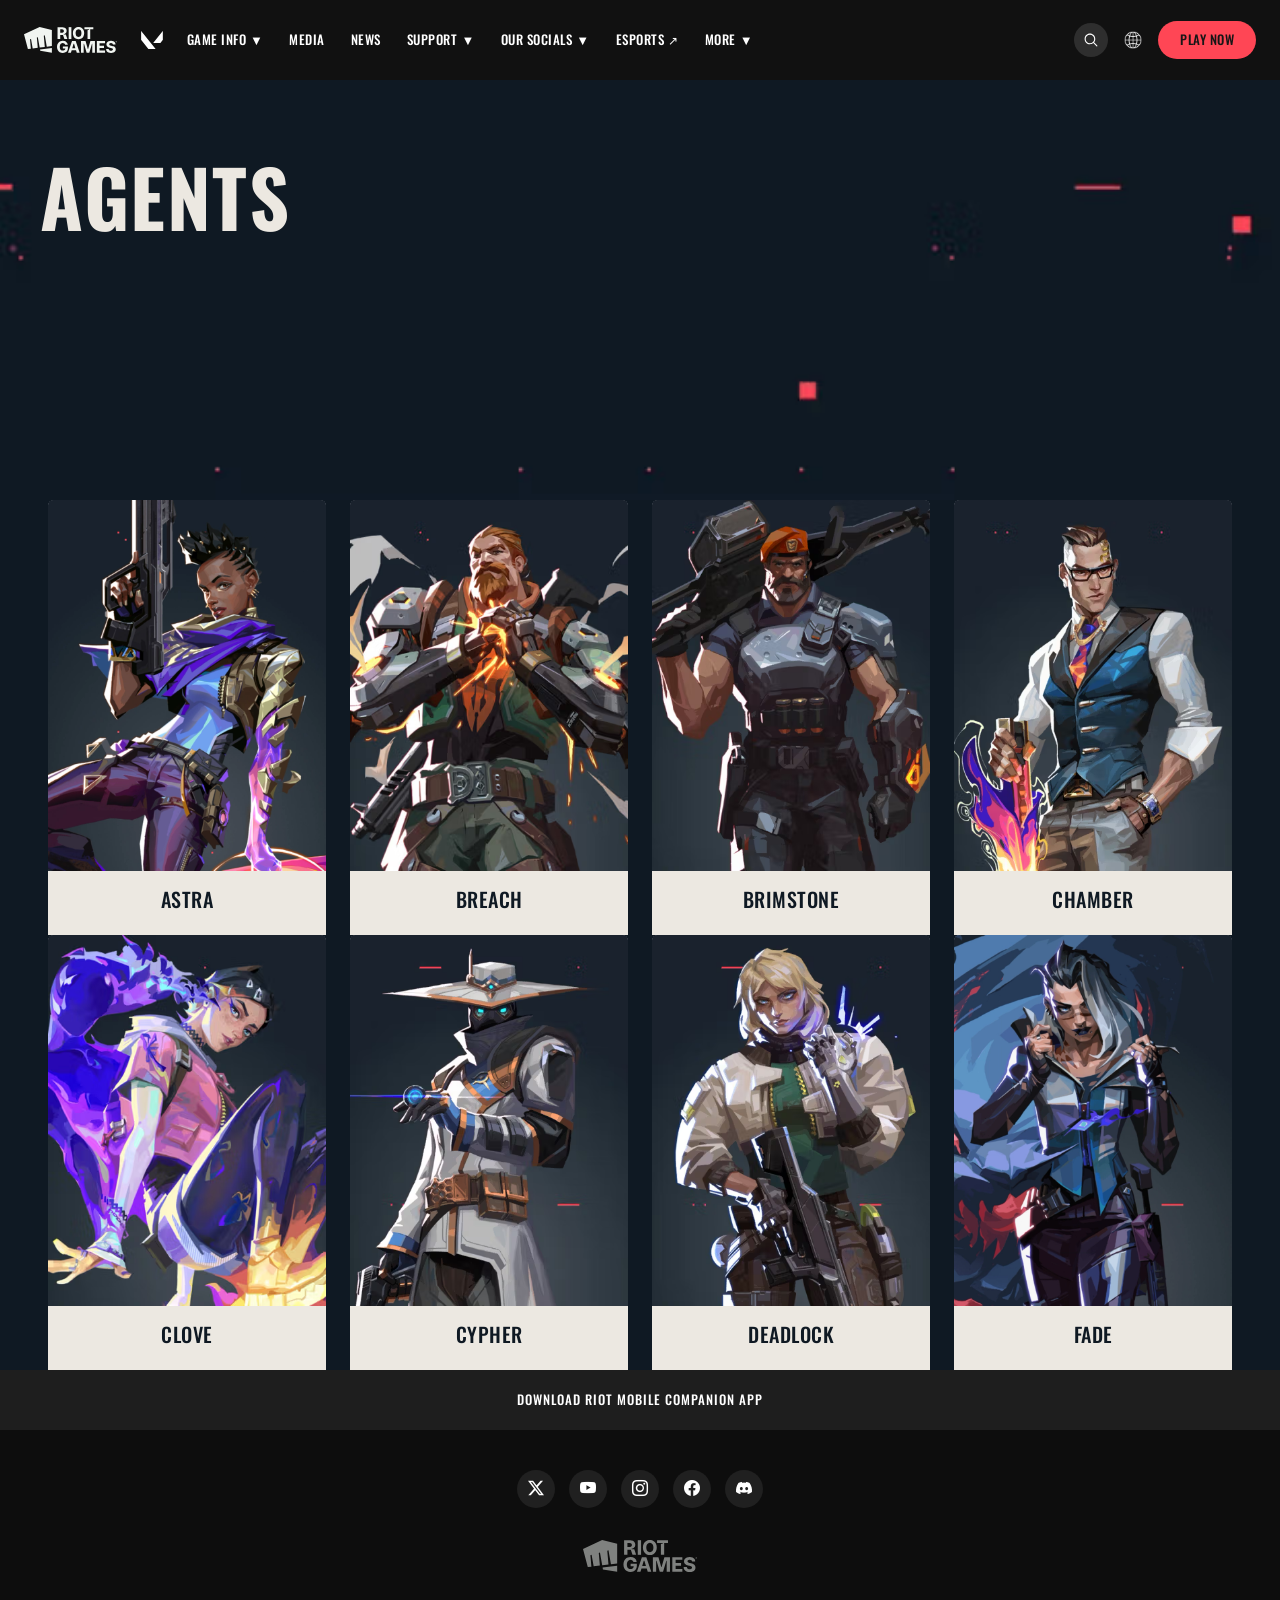
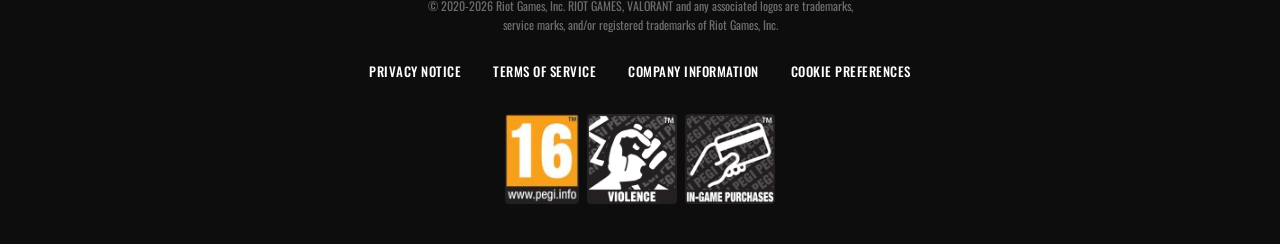
<file: agents.html>
<!doctype html>
<html lang="en">

<head>
    <meta charset="utf-8">
    <meta name="viewport" content="width=device-width, initial-scale=1">
    <title>Agents — Valorant Website</title>
    <link rel="stylesheet" href="style.css">
    <link rel="stylesheet" href="bootstrap.css">
    <link rel="preconnect" href="https://fonts.googleapis.com">
    <link rel="preconnect" href="https://fonts.gstatic.com" crossorigin>
    <link href="https://fonts.googleapis.com/css2?family=Oswald:wght@400;500;700&display=swap" rel="stylesheet">
    <link rel="stylesheet" href="https://cdn.jsdelivr.net/npm/bootstrap-icons@1.11.3/font/bootstrap-icons.min.css">
    <style>
        html,
        body {
            padding: 0;
            margin: 0;
            background-color: #0f1923;
        }

        .agent-header {
            background-color: #111;
            background-image: url('Images/agents_bg.avif');
            background-size: cover;
            background-position: center;
            height: 350px;
            width: auto;
            position: relative;
        }

        .agent-title {
            font-family: 'Oswald', sans-serif;
            font-weight: 700;
            text-transform: uppercase;
            letter-spacing: 1.5px;
            color: rgb(236, 232, 225);
            font-size: 78px;
            margin-top: 70px;
            margin-left: 40px;
        }
        .agent-name {
            font-family: 'Oswald', sans-serif;
            font-weight: 400;
            text-transform: uppercase;
            letter-spacing: 0.5px;
            color: #0f1923;
            font-size: 16px;
            text-align: center;
            background-color: rgb(236, 232, 225);
        }
    </style>
    <link rel="stylesheet" href="style.css">
</head>

<body>

    <header>
        <nav class="navb navbar bg-body-tertiary">
            <div class="cont container-fluid">
                <div class="left-group">
                    <a class="navbar-brand riot" href="index.html">
                        <img src="Images/Riot_games_white.svg" alt="Riot Games Logo">
                    </a>
                    <a class="navbar-brand valo" href="index.html">
                        <img src="Images/valorant_white.svg" alt="Valorant Logo">
                    </a>

                    <div class="nav-links">
                        <div class="nav-game-title-wrapper">
                            <a class="nav-game-title" href="#">GAME INFO <span class="caret">▼</span></a>
                            <div class="dropdown-panel">
                                <a href="agents.html" class="dropdown-link">AGENTS</a>
                                <a href="#" class="dropdown-link">MAPS</a>
                                <a href="#" class="dropdown-link">ARSENAL</a>
                                <a href="#" class="dropdown-link">PREMIER</a>
                            </div>
                        </div>
                        <a class="nav-media" href="#">MEDIA</a>
                        <a class="nav-news" href="#">NEWS</a>
                        <a class="nav-support" href="#">SUPPORT <span class="caret">▼</span></a>
                        <a class="nav-social" href="#">OUR SOCIALS <span class="caret">▼</span></a>
                        <a class="nav-esports" href="#">ESPORTS <span class="ext-arrow">↗</span></a>
                        <a class="nav-more" href="#">MORE <span class="caret">▼</span></a>
                    </div>
                </div>

                <div class="right-group">
                    <div class="search-wrapper">
                        <input type="text" class="search-input" placeholder="Search...">
                        <button class="search-toggle" onclick="toggleSearch()">
                            <img src="Images/search.svg" alt="Search" width="16" height="16">
                        </button>
                    </div>
                    <div class="lang">
                        <img src="Images/Globe.png" alt="lang" width="18" height="18">
                    </div>
                    <a class="play-now" href="#">PLAY NOW</a>
                </div>
            </div>
        </nav>
    </header>

    <div class="agent-header">
        <h1 class="agent-title">AGENTS</h1>
    </div>

    <div class="row px-5">
        <div class="col-md-3">
            <div class="card border-0">
                <img src="Images/astra.png" class="card-img-top zoom-img" alt="Agent 1">
                <div class="card-body agent-name border-0">
                    <h5 class="card-title">Astra</h5>
                </div>
            </div>
        </div>
        <div class="col-md-3">
            <div class="card border-0">
                <img src="Images/breach.avif" class="card-img-top zoom-img" alt="Agent 1">
                <div class="card-body agent-name border-0">
                    <h5 class="card-title">Breach</h5>
                </div>
            </div>
        </div>
        <div class="col-md-3">
            <div class="card border-0">
                <img src="Images/brimstone.avif" class="card-img-top zoom-img" alt="Agent 1">
                <div class="card-body agent-name border-0">
                    <h5 class="card-title">Brimstone</h5>
                </div>
            </div>
        </div>
        <div class="col-md-3">
            <div class="card border-0">
                <img src="Images/chamber.avif" class="card-img-top zoom-img" alt="Agent 1">
                <div class="card-body agent-name border-0">
                    <h5 class="card-title">Chamber</h5>
                </div>
            </div>
        </div>
    </div>

    <div class="row px-5">
        <div class="col-md-3">
            <div class="card border-0">
                <img src="Images/clove.avif" class="card-img-top zoom-img" alt="Agent 1">
                <div class="card-body agent-name border-0">
                    <h5 class="card-title">Clove</h5>
                </div>
            </div>
        </div>
        <div class="col-md-3">
            <div class="card border-0">
                <img src="Images/cypher.avif" class="card-img-top zoom-img" alt="Agent 1">
                <div class="card-body agent-name border-0">
                    <h5 class="card-title">Cypher</h5>
                </div>
            </div>
        </div>
        <div class="col-md-3">
            <div class="card border-0">
                <img src="Images/deadlock.avif" class="card-img-top zoom-img" alt="Agent 1">
                <div class="card-body agent-name border-0">
                    <h5 class="card-title">Deadlock</h5>
                </div>
            </div>
        </div>
        <div class="col-md-3">
            <div class="card border-0">
                <img src="Images/fade.png" class="card-img-top zoom-img" alt="Agent 1">
                <div class="card-body agent-name border-0">
                    <h5 class="card-title">Fade</h5>
                </div>
            </div>
        </div>
    </div>
    <footer class="site-footer">
    <div class="footer-top">
      <a href="https://play.google.com/store/apps/details?id=com.riotgames.mobile.leagueconnect&pli=1" target="_blank"
        class="footer-app-link">DOWNLOAD RIOT MOBILE COMPANION APP</a>
    </div>

    <div class="footer-main">
      <div class="footer-socials">
        <a href="#" class="social-icon"><i class="bi bi-twitter-x"></i></a>
        <a href="#" class="social-icon"><i class="bi bi-youtube"></i></a>
        <a href="#" class="social-icon"><i class="bi bi-instagram"></i></a>
        <a href="#" class="social-icon"><i class="bi bi-facebook"></i></a>
        <a href="#" class="social-icon"><i class="bi bi-discord"></i></a>
      </div>

      <div class="footer-logo">
        <img src="Images/Riot_games_white.svg" alt="Riot Games" class="footer-logo-img">
      </div>

      <p class="footer-copyright">
        © 2020-2026 Riot Games, Inc. RIOT GAMES, VALORANT and any associated logos are trademarks,<br>
        service marks, and/or registered trademarks of Riot Games, Inc.
      </p>

      <div class="footer-links">
        <a href="https://www.riotgames.com/en/privacy-notice">PRIVACY NOTICE</a>
        <a href="https://www.riotgames.com/en/terms-of-service">TERMS OF SERVICE</a>
        <a href="https://www.riotgames.com/en/company-information">COMPANY INFORMATION</a>
        <a href="https://www.riotgames.com/en/cookie-preferences">COOKIE PREFERENCES</a>
      </div>

      <div class="footer-ratings">
        <img src="Images/pegi.jpg" alt="PEGI 16">
        <img src="Images/violence.png" alt="Violence">
        <img src="Images/in-game-purchases.png" alt="In-Game Purchases">
      </div>
    </div>
  </footer>
            <script>
                function toggleSearch() {
                    document.querySelector('.search-input').classList.toggle('active');
                }
            </script>

</body>

</html>
</file>
<file: style.css>
.navb {
      padding: 0;
      margin: 0;
      height: 80px;
      width: 100%;
    }

    .cont {
      height: 80px;
      width: 100%;
      margin: 0;
      padding: 0 24px !important;
      background-color: #111;
      display: flex;
      align-items: center;
      justify-content: space-between;
      flex-wrap: nowrap;
    }

    .cont>.left-group {
      display: flex;
      align-items: center;
      gap: 24px;
      min-width: 0;
    }

    .riot {
      margin: 0;
      padding: 0;
      display: flex;
      align-items: center;
    }

    .riot img {
      width: auto;
      height: 26px;
    }

    .valo {
      margin: 0;
      padding: 0;
      display: flex;
      align-items: center;
    }

    .valo img {
      width: auto;
      height: 22px;
    }

    .nav-links {
      display: flex;
      align-items: center;
      gap: 26px;
    }

    .nav-game-title,
    .nav-media,
    .nav-news,
    .nav-support,
    .nav-social,
    .nav-esports,
    .nav-more {
      font-family: 'Oswald', sans-serif;
      font-weight: 500;
      text-transform: uppercase;
      letter-spacing: 0.5px;
      color: white;
      text-decoration: none;
      font-size: 13px;
      display: inline-flex;
      align-items: center;
      gap: 4px;
      white-space: nowrap;
    }

    .nav-game-title:hover,
    .nav-media:hover,
    .nav-news:hover,
    .nav-support:hover,
    .nav-social:hover,
    .nav-esports:hover,
    .nav-more:hover {
      color: rgb(255, 70, 85);
    }

    .nav-game-title-wrapper {
      position: relative;
      display: inline-block;
    }

    .dropdown-panel {
      position: absolute;
      top: 100%;
      left: 0;
      margin-top: 12px;
      background-color: #1c1c1c;
      border-top: 3px solid rgb(255, 70, 85);
      min-width: 200px;
      padding: 16px 0;
      display: flex;
      flex-direction: column;
      opacity: 0;
      visibility: hidden;
      transform: translateY(-8px);
      transition: opacity 0.2s ease, transform 0.2s ease, visibility 0.2s ease;
      z-index: 100;
    }

    .nav-game-title-wrapper:hover .dropdown-panel {
      opacity: 1;
      visibility: visible;
      transform: translateY(0);
    }

    .dropdown-link {
      font-family: 'Oswald', sans-serif;
      font-weight: 500;
      font-size: 13px;
      text-transform: uppercase;
      letter-spacing: 0.5px;
      color: rgba(255, 255, 255, 0.85);
      text-decoration: none;
      padding: 10px 20px;
    }

    .dropdown-link:hover {
      color: white;
      background-color: rgba(255, 255, 255, 0.06);
    }

    .nav-game-title-wrapper:hover .nav-game-title {
      color: rgb(255, 70, 85);
    }

    .nav-game-title-wrapper:hover .caret {
      transform: rotate(180deg);
    }

    .caret {
      transition: transform 0.2s ease;
      display: inline-block;
    }

    .ext-arrow {
      font-size: 12px;
      margin-top: -1px;
    }

    .right-group {
      display: flex;
      align-items: center;
      gap: 14px;
      flex-shrink: 0;
    }

    .search-wrapper {
      display: flex;
      align-items: center;
      position: relative;
      padding: 0;
      margin: 0;
    }

    .search-input {
      background-color: rgb(43, 42, 41);
      border: none;
      border-bottom: 1px solid white;
      color: white;
      padding: 4px 8px;
      width: 0;
      opacity: 0;
      transition: width 0.3s ease, opacity 0.3s ease;
      margin-right: 8px;
    }

    .search-input.active {
      width: 160px;
      opacity: 1;
    }

    .search-toggle {
      margin: 0;
      width: 34px;
      height: 34px;
      border-radius: 50%;
      background-color: rgba(255, 255, 255, 0.12);
      border: none;
      cursor: pointer;
      display: flex;
      align-items: center;
      justify-content: center;
    }

    .lang {
      display: flex;
      align-items: center;
      justify-content: center;
      width: 22px;
      height: 22px;
      cursor: pointer;
    }

    .play-now {
      font-family: 'Oswald', sans-serif;
      font-weight: 500;
      text-transform: uppercase;
      letter-spacing: 0.5px;
      font-size: 13px;
      color: #161616;
      background-color: rgb(255, 70, 85);
      border: none;
      border-radius: 20px;
      padding: 9px 22px;
      text-decoration: none;
      white-space: nowrap;
    }

    .play-now:hover {
      background-color: rgb(255, 90, 103);
      color: #161616;
    }

    .vd {
      height: 80vh;
      width: 100%;
      display: flex;
      align-items: center;
      justify-content: center;
      position: relative;
      overflow: hidden;
    }

    .background-clip {
      position: absolute;
      right: 0;
      bottom: 0;
      z-index: -1;
    }

    @media (min-aspect-ratio: 16/9) {
      .background-clip {
        width: 100%;
        height: auto;
      }
    }

    @media (max-aspect-ratio: 16/9) {
      .background-clip {
        height: 100%;
        width: auto;
      }
    }

    .vid-text {
      text-align: center;
      color: rgb(236, 232, 225);
      text-wrap: balance;
      word-break: break-word;
      font-family: 'Oswald', sans-serif;
      font-weight: 500;
      margin-top: 34px;
      margin-bottom: 48px;
      text-transform: uppercase;
      width: 60vw;
      font-size: 24px;
      line-height: 24px;
      letter-spacing: 0.48px;
    }

    .valo-text-img {
      display: block;
    }

    .valo-text-img:hover {
      cursor: pointer;
    }

    .content {
      z-index: 1;
      display: flex;
      flex-direction: column;
      align-items: center;
      justify-content: center;
    }

    .overlay {
      position: absolute;
      top: 0;
      left: 0;
      width: 100%;
      height: 100%;
      background-color: rgba(24, 24, 24, 0.448);
      z-index: 0;
    }

    .play-free-btn {
      background-color: var(--bs-riot-red);
      outline: 1px solid var(--bs-riot-white);
      outline-offset: 1px;
      color: var(--bs-riot-white);
      font-family: 'Oswald', sans-serif;
      font-weight: 500;
      font-size: 15px;
      text-transform: uppercase;
      letter-spacing: 1.5px;
      padding: 14px 36px;
      cursor: pointer;
      box-shadow: 0 2px 4px rgba(0, 0, 0, 0.3);
    }

    .play-free-btn:hover {
      transition: all 0.3s ease;
      background-color: var(--bs-riot-white);
      color: black;
    }

    .news-page {
      font-family: 'Oswald', sans-serif;
      font-weight: 500;
      text-transform: uppercase;
      letter-spacing: 0.5px;
      color: var(--bs-riot-black);
      font-size: 13px;
    }

    .latest {
      font-family: 'Oswald', sans-serif;
      font-weight: 850;
      text-transform: uppercase;
      letter-spacing: 0.5px;
      color: var(--bs-riot-black);
    }

    .zoom-img {
      transition: transform 0.3s ease;
      overflow: hidden;
      display: inline-block;
    }

    .zoom-img:hover {
      transform: scale(1.05);
      cursor: pointer;
    }

    .act_starts {
      width: 100%;
      height: 100%;
      object-fit: cover;
      overflow: visible;
    }

    .season-banner {
      position: relative;
      width: 100%;
      height: 580px;
      overflow: hidden;
    }

    .season-banner-img {
      width: 100%;
      height: 100%;
      object-fit: cover;
      object-position: 30% center;
      display: block;
    }

    .season-banner-content {
      position: absolute;
      top: 50%;
      left: 5%;
      transform: translateY(-50%);
      max-width: 480px;
    }

    .season-banner-title {
      font-family: 'Oswald', sans-serif;
      font-size: 60px;
      line-height: 1.1;
      color: #1b1b2f;
      margin: 0 0 16px 0;
      text-transform: uppercase;
    }

    .season-banner-text {
      font-family: 'Oswald', sans-serif;
      font-size: 15px;
      color: #1b1b2f;
      line-height: 1.5;
      margin-bottom: 24px;
    }

    .site-footer {
      background-color: #0d0d0d;
      width: 100%;
    }

    .footer-top {
      background-color: #1e1e1e;
      text-align: center;
      padding: 18px 0;
    }

    .footer-app-link {
      font-family: 'Oswald', sans-serif;
      font-weight: 500;
      font-size: 13px;
      letter-spacing: 1px;
      color: white;
      text-decoration: none;
      text-transform: uppercase;
    }

    .footer-main {
      display: flex;
      flex-direction: column;
      align-items: center;
      padding: 40px 24px;
    }

    .footer-socials {
      display: flex;
      gap: 14px;
      margin-bottom: 32px;
    }

    .social-icon {
      width: 38px;
      height: 38px;
      border-radius: 50%;
      background-color: rgba(255, 255, 255, 0.08);
      display: flex;
      align-items: center;
      justify-content: center;
      color: white;
      text-decoration: none;
      font-size: 16px;
    }

    .social-icon:hover {
      background-color: rgba(255, 255, 255, 0.18);
    }

    .footer-logo-img {
      height: 32px;
      opacity: 0.5;
      margin-bottom: 24px;
    }

    .footer-copyright {
      font-family: 'Oswald', sans-serif;
      font-size: 12px;
      color: rgba(255, 255, 255, 0.4);
      text-align: center;
      line-height: 1.6;
      margin-bottom: 28px;
    }

    .footer-links {
      display: flex;
      gap: 32px;
      margin-bottom: 32px;
      flex-wrap: wrap;
      justify-content: center;
    }

    .footer-links a {
      font-family: 'Oswald', sans-serif;
      font-weight: 500;
      font-size: 13px;
      letter-spacing: 0.5px;
      color: white;
      text-decoration: none;
      text-transform: uppercase;
    }

    .footer-links a:hover {
      color: var(--bs-riot-red);
    }

    .footer-ratings {
      display: flex;
      gap: 8px;
    }

    .footer-ratings img {
      height: 90px;
      border-radius: 4px;
    }
</file>
